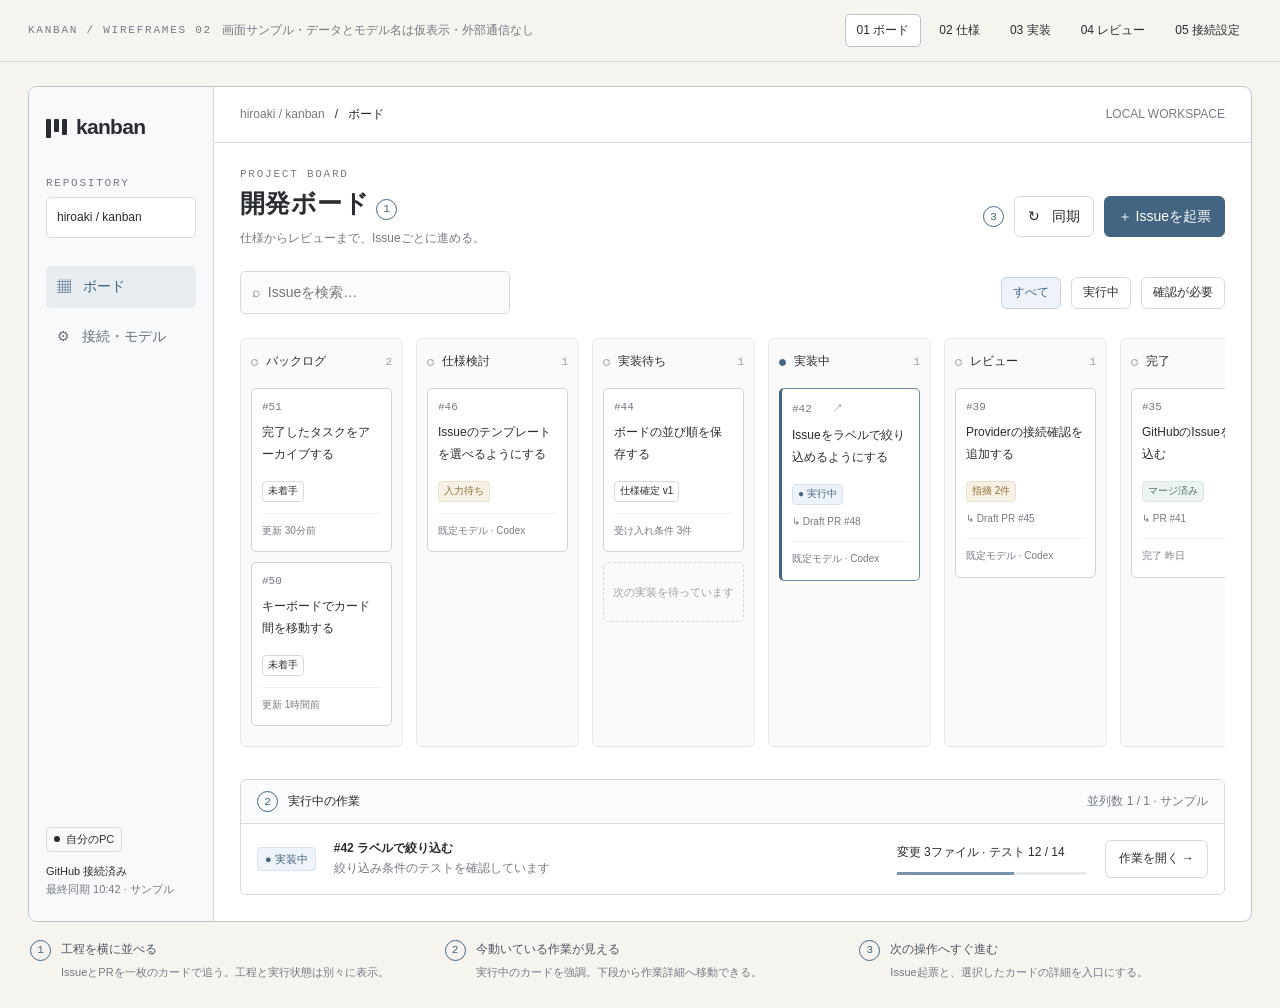
<file: docs/wireframes/index.html>
<!doctype html>
<html lang="ja">
<head>
  <meta charset="utf-8">
  <meta name="viewport" content="width=device-width, initial-scale=1">
  <title>Kanban — 画面設計</title>
  <style>
    :root { --paper:#f5f4ef; --white:#fff; --ink:#292c30; --muted:#757b83; --line:#d7d9dc; --blue:#446582; --blue-light:#edf3f8; --green:#52756a; --green-light:#edf3ef; --amber:#916f36; --amber-light:#f7f1e5; }
    * { box-sizing:border-box; }
    [hidden] { display:none !important; }
    body { margin:0; background:var(--paper); color:var(--ink); font:14px/1.65 "Noto Sans JP",sans-serif; }
    button,input,textarea,select { font:inherit; color:inherit; }
    button,a { -webkit-tap-highlight-color:transparent; }
    button { cursor:pointer; }
    button:focus-visible,a:focus-visible,input:focus-visible,textarea:focus-visible,select:focus-visible { outline:3px solid #7fa4c7; outline-offset:3px; }
    button { border:1px solid var(--line); background:var(--white); border-radius:6px; padding:8px 13px; }
    button:hover { border-color:#8798a7; background:#fafbfc; }
    a { color:inherit; text-decoration:none; }
    h1,h2,h3,p { margin:0; }
    h1 { font-size:25px; letter-spacing:.015em; line-height:1.5; }
    h2 { font-size:16px; }
    h3 { font-size:14px; }
    small,.small { font-size:12px; }
    .muted { color:var(--muted); }
    .mono { font-family:ui-monospace,monospace; }
    .row { display:flex; align-items:center; gap:10px; }
    .between { justify-content:space-between; }
    .wrap { flex-wrap:wrap; }
    .grow { flex:1; }
    .primary { background:var(--blue); border-color:var(--blue); color:#fff; }
    .primary:hover { background:#385873; color:#fff; }
    .quiet { border-color:transparent; background:transparent; }
    .full { width:100%; }
    .badge { display:inline-flex; gap:6px; align-items:center; border:1px solid var(--line); border-radius:4px; padding:2px 7px; font-size:11px; white-space:nowrap; }
    .badge.blue { background:var(--blue-light); border-color:#d7e2eb; color:var(--blue); }
    .badge.green { background:var(--green-light); border-color:#d9e7de; color:var(--green); }
    .badge.amber { background:var(--amber-light); border-color:#e9dfcb; color:var(--amber); }
    .dot { width:6px; height:6px; display:inline-block; background:currentColor; border-radius:50%; }
    .mark { display:inline-grid; place-items:center; width:21px; height:21px; border:1px solid var(--blue); border-radius:50%; color:var(--blue); font:11px ui-monospace,monospace; flex-shrink:0; }
    .eyebrow { font:11px ui-monospace,monospace; letter-spacing:.16em; color:var(--muted); }
    .prototype { height:62px; padding:0 28px; display:flex; align-items:center; justify-content:space-between; border-bottom:1px solid var(--line); gap:20px; }
    .prototype strong { font-size:12px; font-weight:500; }
    .sample-nav { display:flex; gap:6px; }
    .sample-nav a { font-size:12px; padding:6px 11px; border:1px solid transparent; border-radius:5px; }
    .sample-nav a.active { border-color:#b9c1c9; background:#fff; }
    .shell { display:grid; grid-template-columns:185px minmax(0,1fr); min-height:780px; margin:24px 28px 0; border:1px solid #bfc3c8; border-radius:9px; overflow:hidden; background:var(--white); }
    .sidebar { background:#f8f9fa; border-right:1px solid var(--line); padding:23px 17px; display:flex; flex-direction:column; }
    .brand { font-size:21px; font-weight:700; letter-spacing:-.7px; margin-bottom:32px; }
    .brand-symbol { display:inline-flex; gap:3px; vertical-align:middle; margin-right:9px; }
    .brand-symbol i { display:block; width:5px; height:19px; background:var(--ink); border-radius:1px; }
    .brand-symbol i:nth-child(2) { height:13px; }
    .brand-symbol i:nth-child(3) { height:16px; }
    .repo { font-size:12px; border:1px solid var(--line); background:white; border-radius:5px; padding:10px; margin:8px 0 24px; }
    .sidebar-link { display:block; padding:9px 11px; border-radius:5px; margin:4px 0; color:#69717a; }
    .sidebar-link.active { background:#e8edf2; color:var(--blue); font-weight:500; }
    .side-bottom { margin-top:auto; padding-top:28px; font-size:11px; }
    .side-bottom p { margin-top:10px; }
    .app { min-width:0; }
    .topbar { height:56px; border-bottom:1px solid var(--line); padding:0 26px; display:flex; align-items:center; justify-content:space-between; font-size:12px; }
    .topbar .crumb { color:var(--muted); }
    .content { padding:25px 26px 26px; }
    .intro { margin-bottom:23px; }
    .intro .eyebrow { margin-bottom:5px; }
    .intro .sub { color:var(--muted); margin-top:6px; font-size:12px; }
    .toolbar { margin-bottom:24px; }
    .search { width:270px; background:#fafbfc; }
    input,textarea,select { border:1px solid var(--line); background:white; border-radius:5px; padding:9px 11px; width:100%; }
    textarea { resize:vertical; min-height:78px; }
    label { display:block; font-size:12px; margin:13px 0 5px; }
    select { appearance:auto; }
    .filters button { padding:5px 11px; font-size:12px; }
    .filters button.selected { background:var(--blue-light); border-color:#c2d2df; color:var(--blue); }
    .board { display:grid; grid-template-columns:repeat(6,minmax(163px,1fr)); gap:13px; overflow-x:auto; padding-bottom:14px; }
    .column { min-height:371px; background:#fafafa; border:1px solid #e7e8ea; border-radius:6px; padding:10px; }
    .column-head { display:flex; gap:8px; align-items:center; margin:3px 0 16px; font-size:12px; font-weight:500; white-space:nowrap; }
    .count { margin-left:auto; color:#969ca3; font:11px ui-monospace,monospace; }
    .lane-mark { width:7px; height:7px; border:1px solid #959ba1; border-radius:50%; }
    .column[data-lane="実装中"] .lane-mark { background:var(--blue); border-color:var(--blue); }
    .card { display:block; width:100%; text-align:left; background:white; border:1px solid #cfd4d9; border-radius:5px; padding:12px 10px; margin-bottom:10px; }
    .card.featured { border-color:#6f8aa2; border-left:3px solid var(--blue); }
    .card-id { font:11px ui-monospace,monospace; color:var(--muted); margin-bottom:9px; }
    .card-title { font-size:12px; font-weight:500; line-height:1.8; min-height:44px; margin-bottom:12px; }
    .card-foot { border-top:1px solid #eef0f2; padding-top:9px; margin-top:11px; font-size:10px; color:var(--muted); }
    .card .badge { font-size:10px; padding:1px 5px; }
    .card-placeholder { border:1px dashed #d5d9dd; border-radius:5px; height:60px; display:grid; place-items:center; color:#9aa0a7; font-size:11px; }
    .activity { margin-top:18px; border:1px solid var(--line); border-radius:6px; overflow:hidden; }
    .activity-head { padding:11px 16px; background:#fafbfc; border-bottom:1px solid var(--line); font-size:12px; }
    .activity-item { display:flex; align-items:center; gap:18px; padding:15px 16px; font-size:12px; }
    .progress { height:3px; background:#e7ecf0; margin-top:9px; width:190px; }
    .progress span { display:block; height:100%; width:62%; background:#7994ab; }
    .task-title { margin-top:8px; }
    .task-meta { display:flex; gap:9px; align-items:center; margin-top:9px; font-size:11px; color:var(--muted); flex-wrap:wrap; }
    .steps { margin-top:19px; display:flex; gap:17px; align-items:center; font-size:11px; color:#9298a0; }
    .steps .current { color:var(--blue); font-weight:500; }
    .tabs { display:flex; gap:25px; border-bottom:1px solid var(--line); margin:21px 0; }
    .tabs a,.tabs button { font-size:12px; padding:0 0 11px; background:none; border:0; border-radius:0; }
    .tabs .active { color:var(--blue); border-bottom:2px solid var(--blue); }
    .workspace { display:grid; grid-template-columns:minmax(0,1fr) 306px; gap:23px; }
    .panel { border:1px solid var(--line); border-radius:6px; overflow:hidden; }
    .panel-head { padding:13px 17px; background:#fafbfc; border-bottom:1px solid var(--line); font-size:12px; }
    .panel-body { padding:17px; }
    .panel-body p { font-size:12px; margin-bottom:12px; }
    .panel-body h3 { margin:15px 0 7px; }
    .panel-body h3:first-child { margin-top:0; }
    .checkline { display:flex; align-items:flex-start; gap:9px; margin:8px 0; font-size:12px; }
    .box { width:13px; height:13px; border:1px solid #aeb6bf; flex-shrink:0; margin-top:4px; display:grid; place-items:center; font-size:10px; }
    .box.checked { color:var(--green); border-color:#a4b9ae; }
    .note { padding:10px 12px; background:#f7f8fa; border-left:2px solid #a5b5c5; font-size:11px; color:#69737e; }
    .runtime { background:#fcfcfd; }
    .runtime .panel-body { padding:16px; }
    .runtime .panel-head { background:#f0f3f6; }
    .runtime label:first-child { margin-top:0; }
    .runtime select { font-size:12px; }
    .runtime hr { border:0; border-top:1px solid var(--line); margin:17px 0; }
    .runtime .metric { display:flex; justify-content:space-between; font-size:11px; margin:7px 0; }
    .runtime .primary { margin-top:12px; }
    .runtime .hint { font-size:10px; color:var(--muted); margin:9px 0 0; line-height:1.8; }
    .chat { margin-top:15px; }
    .chat-line { border-left:2px solid #d2dae2; padding-left:11px; margin:12px 0; font-size:12px; }
    .chat-line p { margin-top:5px; color:#616b75; }
    .chat textarea { font-size:12px; min-height:65px; }
    .chat .row { margin-top:8px; }
    .file-layout { display:grid; grid-template-columns:170px minmax(0,1fr); }
    .file-list { background:#fafbfc; border-right:1px solid var(--line); padding:10px 0; font:11px/2.9 ui-monospace,monospace; }
    .file-list div { padding:0 12px; }
    .file-list .selected { background:#e9eff4; color:var(--blue); }
    .diff { padding:12px 0; overflow:auto; font:11px/2.15 ui-monospace,monospace; }
    .code-line { white-space:pre; padding:0 13px; }
    .code-line.add { background:#edf4ef; color:#4c7160; }
    .code-line.del { background:#f8eeee; color:#98605e; }
    .ln { display:inline-block; width:27px; color:#9aa1a9; user-select:none; }
    .log { padding:13px 16px; font:11px/2.25 ui-monospace,"Noto Sans JP",sans-serif; }
    .log time { color:#9aa1a9; margin-right:14px; }
    .log .running { color:var(--blue); }
    .review-summary { background:#fbf8f0; border:1px solid #e2d8bf; padding:14px 16px; border-radius:5px; margin-bottom:14px; }
    .review-summary p { margin-top:5px; font-size:11px; color:#84714f; }
    .finding { padding:16px; border:1px solid var(--line); border-radius:5px; margin-bottom:13px; }
    .finding p { font-size:12px; margin:10px 0; }
    .finding .path { font-size:11px; color:var(--muted); margin-top:7px; }
    .finding select { width:auto; font-size:11px; padding:4px 8px; }
    .finding.is-skipped { opacity:.55; }
    .setting-grid { display:grid; grid-template-columns:minmax(0,1.1fr) minmax(0,1fr); gap:22px; }
    .connection { padding:17px; border-bottom:1px solid var(--line); }
    .connection:last-child { border-bottom:0; }
    .connection p { margin:4px 0; font-size:12px; }
    .connection .mono { font-size:11px; color:var(--muted); }
    .preset { padding:14px 0; border-bottom:1px solid var(--line); }
    .preset:last-child { border-bottom:0; }
    .preset label { margin:0 0 7px; }
    .annotations { margin:18px 30px 24px; display:grid; grid-template-columns:repeat(3,1fr); gap:24px; }
    .annotation { display:flex; gap:10px; font-size:11px; color:#757b82; }
    .annotation strong { display:block; font-size:12px; font-weight:500; color:#4d5661; margin-bottom:3px; }
    dialog { border:1px solid #bac3cc; border-radius:9px; padding:0; width:490px; max-width:calc(100vw - 35px); color:var(--ink); }
    dialog::backdrop { background:#1c263752; }
    .dialog-head { padding:19px 23px; border-bottom:1px solid var(--line); }
    .dialog-body { padding:18px 23px 23px; }
    .dialog-body p { font-size:12px; color:var(--muted); }
    .dialog-actions { display:flex; justify-content:flex-end; gap:10px; margin-top:22px; }
    #toast { position:fixed; left:50%; bottom:26px; transform:translateX(-50%); background:#303b46; color:white; border-radius:6px; padding:12px 21px; font-size:12px; z-index:10; box-shadow:0 3px 12px #0002; max-width:90vw; }
    #toast[hidden] { display:none; }
    @media(max-width:1150px) { .shell { grid-template-columns:155px minmax(0,1fr); margin:15px; } .content { padding:20px; } .workspace { grid-template-columns:minmax(0,1fr) 270px; gap:15px; } .prototype { height:auto; min-height:62px; padding:12px 18px; flex-wrap:wrap; } .prototype .muted { display:none; } .file-layout { grid-template-columns:1fr; } .file-list { display:none; } }
    @media(max-width:800px) { .shell { grid-template-columns:1fr; } .sidebar { display:none; } .workspace,.setting-grid { grid-template-columns:1fr; } .annotations { grid-template-columns:1fr; gap:12px; } .toolbar { flex-wrap:wrap; } .intro>.row { align-items:flex-start; flex-wrap:wrap; } .sample-nav { flex-wrap:wrap; } .search { width:200px; } }
    @media print { .prototype,.annotations { display:none; } .shell { margin:0; border:0; } }
  </style>
</head>
<body>
  <header class="prototype">
    <div class="row"><span class="eyebrow">KANBAN / WIREFRAMES 02</span><span class="muted small">画面サンプル・データとモデル名は仮表示・外部通信なし</span></div>
    <nav class="sample-nav" aria-label="画面サンプル">
      <a href="#board">01 ボード</a><a href="#spec">02 仕様</a><a href="#implementation">03 実装</a><a href="#review">04 レビュー</a><a href="#settings">05 接続設定</a>
    </nav>
  </header>
  <div class="shell">
    <aside class="sidebar">
      <a class="brand" href="#board"><span class="brand-symbol" aria-hidden="true"><i></i><i></i><i></i></span>kanban</a>
      <div class="eyebrow">REPOSITORY</div>
      <div class="repo">hiroaki / kanban</div>
      <a class="sidebar-link" data-side="board" href="#board">▦ &nbsp; ボード</a>
      <a class="sidebar-link" data-side="settings" href="#settings">⚙ &nbsp; 接続・モデル</a>
      <div class="side-bottom"><span class="badge"><span class="dot"></span> 自分のPC</span><p>GitHub 接続済み<br><span class="muted">最終同期 10:42 · サンプル</span></p></div>
    </aside>
    <main class="app" id="app"></main>
  </div>
  <footer class="annotations" id="annotations"></footer>
  <dialog id="model-dialog" aria-labelledby="model-dialog-title">
    <div class="dialog-head row between"><h2 id="model-dialog-title">別のモデルで続ける</h2><button class="quiet" data-close aria-label="閉じる">×</button></div>
    <form class="dialog-body" id="model-form">
      <p>ここまでの変更と残作業を保存し、選んだモデルに引き継ぎます。</p>
      <div class="note" style="margin-top:15px">引き継ぐ内容：仕様 v2 / 変更ファイル 3件 / テスト結果 / 残作業</div>
      <div id="switch-fields"></div>
      <label for="handoff-note">次のモデルへの補足</label><textarea id="handoff-note" placeholder="例：残りの絞り込みテストから進めてほしい"></textarea>
      <div class="dialog-actions"><button type="button" data-close>戻る</button><button class="primary" type="submit">停止してこのモデルで続行</button></div>
    </form>
  </dialog>
  <dialog id="issue-dialog" aria-labelledby="issue-title">
    <div class="dialog-head row between"><h2 id="issue-title">Issueを起票する</h2><button class="quiet" data-close aria-label="閉じる">×</button></div>
    <form class="dialog-body" id="issue-form"><p>画面内だけの入力サンプルです。</p><label for="new-title">タイトル</label><input id="new-title" required placeholder="実現したいこと"><label for="new-body">背景・やりたいこと</label><textarea id="new-body" placeholder="どんな問題を解決したいですか？"></textarea><div class="dialog-actions"><button type="button" data-close>戻る</button><button class="primary">起票イメージを確認</button></div></form>
  </dialog>
  <dialog id="history-dialog" aria-labelledby="history-title"><div class="dialog-head row between"><h2 id="history-title">実行履歴</h2><button class="quiet" data-close aria-label="閉じる">×</button></div><div class="dialog-body"><div class="chat-line"><strong>仕様検討 · Codex / 既定モデル</strong><p>仕様 v2 を確定 · 10:25</p></div><div class="chat-line"><strong>実装 · Codex / 既定モデル</strong><p>Draft PR #48 · 3ファイルを変更 · 10:38</p></div><div class="chat-line"><strong>レビュー · Codex / 既定モデル</strong><p>指摘 2件 · 対象 a1b2c3d · 10:45</p></div><p class="muted small">同じIssueの各工程を示すサンプルです。</p></div></dialog>
  <dialog id="auth-dialog" aria-labelledby="auth-title"><div class="dialog-head row between"><h2 id="auth-title">Codexに接続する</h2><button class="quiet" data-close aria-label="閉じる">×</button></div><div class="dialog-body"><p>ChatGPTのアカウントでログインし、Codexで利用できるサブスク枠を使います。</p><div class="note" style="margin-top:15px">利用できるモデルと上限は、ログイン後のアカウント状態に応じて表示します。</div><button class="primary full" style="margin-top:20px" data-action="codex-auth-demo">ChatGPTでログイン</button><p style="margin-top:14px">ログイン画面のサンプルです。認証情報の入力・保存は行いません。</p></div></dialog>
  <div id="toast" role="status" hidden></div>
  <script>
    const connections = {
      Codex: { name:'ChatGPTログイン', models:['既定モデル','別の利用可能モデル'], available:true },
      OpenRouter: { name:'API key接続（追加予定）', models:['モデルIDを選択'], available:false },
      'llama.cpp': { name:'自分のPC（追加予定）', models:['ロード済みモデル'], available:false }
    };
    const state = { provider:'Codex', model:'既定モデル', stopped:false, query:'', filter:'all', messages:[], defaultSaved:false };
    const escapeHTML = value => String(value).replace(/[&<>"']/g, c => ({'&':'&amp;','<':'&lt;','>':'&gt;','"':'&quot;',"'":'&#39;'}[c]));
    const mark = n => `<span class="mark">${n}</span>`;
    const badge = (text, color='') => `<span class="badge ${color}">${text}</span>`;
    const topbar = label => `<div class="topbar"><div><span class="crumb">hiroaki / kanban</span> &nbsp; / &nbsp; ${label}</div><span class="muted">LOCAL WORKSPACE</span></div>`;
    const providerFields = (prefix, provider='Codex', model='既定モデル') => `<label for="${prefix}-provider">実行先</label><select id="${prefix}-provider" data-provider="${prefix}">${Object.keys(connections).map(p=>`<option value="${p}" ${p===provider?'selected':''} ${connections[p].available?'':'disabled'}>${p}${connections[p].available?'':'（追加予定）'}</option>`).join('')}</select><label for="${prefix}-connection">接続方法</label><select id="${prefix}-connection"><option>${connections[provider].name}</option></select><label for="${prefix}-model">モデル</label><select id="${prefix}-model">${connections[provider].models.map(m=>`<option ${m===model?'selected':''}>${m}</option>`).join('')}</select><p class="hint">ChatGPTのサブスク利用。モデル名はログイン後に取得します（ここでは仮表示）。</p>`;
    const annotations = {
      board:[['工程を横に並べる','IssueとPRを一枚のカードで追う。工程と実行状態は別々に表示。'],['今動いている作業が見える','実行中のカードを強調。下段から作業詳細へ移動できる。'],['次の操作へすぐ進む','Issue起票と、選択したカードの詳細を入口にする。']],
      spec:[['相談した内容を仕様に残す','左に仕様と受け入れ条件。会話の要点を整理して確定する。'],['工程ごとにモデルを選ぶ','右にProvider・接続先・モデル。毎回の実行でも変更できる。'],['確定して実装へ進む','仕様をIssueへ反映したあと、実装開始の画面へ進む。']],
      implementation:[['成果物を中心に見る','変更したファイルと差分、検証状況をまとめて確認する。'],['実行操作はいつも右側','使用中のモデル、停止、引き継ぎを同じ場所に置く。'],['途中から別モデルへ渡す','切り替え画面で引き継ぐ内容と次のモデルを確認する。']],
      review:[['指摘から判断する','重大度・根拠・対象をまとめ、対応するかを選べる。'],['レビュー用のモデルを選ぶ','まずCodexで実行。実装とは独立したセッションで確認する。'],['修正と再レビューをつなぐ','採用した指摘を実装へ戻す。対象commitも確認できる。']],
      settings:[['Codexのサブスクから始める','ChatGPTログインを入口にし、OpenRouterとllama.cppは追加予定に。'],['工程別の既定値を持つ','最初は各工程でCodexを使用。モデルと指示を分けて設定できる。'],['実行中の設定は固定する','既定値の保存は次の実行から反映。途中変更は引き継ぎ操作で。']]
    };
    function board() {
      const cards = [
        [{n:51,title:'完了したタスクをアーカイブする',tag:'未着手',meta:'更新 30分前'},{n:50,title:'キーボードでカード間を移動する',tag:'未着手',meta:'更新 1時間前'}],
        [{n:46,title:'Issueのテンプレートを選べるようにする',tag:'入力待ち',color:'amber',meta:'既定モデル · Codex'}],
        [{n:44,title:'ボードの並び順を保存する',tag:'仕様確定 v1',meta:'受け入れ条件 3件'}],
        [{n:42,title:'Issueをラベルで絞り込めるようにする',tag:state.stopped?'停止中':'● 実行中',color:'blue',meta:state.model+' · '+state.provider,pr:'Draft PR #48',featured:true}],
        [{n:39,title:'Providerの接続確認を追加する',tag:'指摘 2件',color:'amber',meta:'既定モデル · Codex',pr:'Draft PR #45'}],
        [{n:35,title:'GitHubのIssueを取り込む',tag:'マージ済み',color:'green',meta:'完了 昨日',pr:'PR #41'}]
      ];
      const lanes=['バックログ','仕様検討','実装待ち','実装中','レビュー','完了'];
      return topbar('ボード')+`<div class="content"><section class="intro"><div class="eyebrow">PROJECT BOARD</div><div class="row between"><div><h1>開発ボード ${mark(1)}</h1><p class="sub">仕様からレビューまで、Issueごとに進める。</p></div><div class="row">${mark(3)}<button data-action="sync">↻ &nbsp; 同期</button><button class="primary" data-action="new-issue">＋ Issueを起票</button></div></div></section><div class="toolbar row between"><input class="search" id="search" aria-label="Issueを検索" placeholder="⌕  Issueを検索…" value="${escapeHTML(state.query)}"><div class="filters row"><button class="${state.filter==='all'?'selected':''}" data-filter="all">すべて</button><button class="${state.filter==='running'?'selected':''}" data-filter="running">実行中</button><button class="${state.filter==='attention'?'selected':''}" data-filter="attention">確認が必要</button></div></div><div class="board">${lanes.map((lane,i)=>`<section class="column" data-lane="${lane}"><div class="column-head"><span class="lane-mark"></span>${lane}<span class="count">${cards[i].length}</span></div>${cards[i].map(c=>`<${c.featured?'button':'article'} class="card ${c.featured?'featured':''}" data-card data-search="${c.n} ${c.title}" data-kind="${c.featured?'running':c.color==='amber'?'attention':'other'}" ${c.featured?'data-action="open-task"':''}><div class="card-id">#${c.n}${c.featured?' &nbsp; ↗':''}</div><div class="card-title">${c.title}</div>${badge(c.tag,c.color)}${c.pr?`<div class="small muted" style="font-size:10px;margin-top:9px">↳ ${c.pr}</div>`:''}<div class="card-foot">${c.meta}</div></${c.featured?'button':'article'}>`).join('')}${i===2?'<div class="card-placeholder">次の実装を待っています</div>':''}</section>`).join('')}</div><section class="activity"><div class="activity-head row between"><span class="row">${mark(2)} 実行中の作業</span><span class="muted small">並列数 1 / 1 · サンプル</span></div><div class="activity-item"><span class="badge blue">${state.stopped?'停止中':'● 実装中'}</span><div class="grow"><strong>#42 ラベルで絞り込む</strong><div class="small muted">絞り込み条件のテストを確認しています</div></div><div><span class="small">変更 3ファイル · テスト 12 / 14</span><div class="progress"><span></span></div></div><button data-action="open-task">作業を開く →</button></div></section></div>`;
    }
    function taskHeader(view) {
      const stage={spec:'仕様検討',implementation:'実装中',review:'レビュー'}[view];
      return topbar('Issue #42')+`<div class="content"><div class="eyebrow">ISSUE #42 <span style="letter-spacing:0;margin-left:12px">同じIssueの各工程を表示</span></div><h1 class="task-title">Issueをラベルで絞り込めるようにする</h1><div class="task-meta">${badge(stage,'blue')}<span>hiroaki / kanban</span><span>·</span><button class="quiet small" data-action="github-issue" style="padding:0">Issue #42 ↗</button>${view!=='spec'?'<span>·</span><span>↳ Draft PR #48</span>':''}</div><div class="steps"><span>バックログ</span><span>→</span><span class="${view==='spec'?'current':''}">仕様検討</span><span>→</span><span>実装待ち</span><span>→</span><span class="${view==='implementation'?'current':''}">実装中</span><span>→</span><span class="${view==='review'?'current':''}">レビュー</span><span>→</span><span>完了</span></div><nav class="tabs" aria-label="タスクの内容"><a href="#spec" class="${view==='spec'?'active':''}">仕様・相談</a><a href="#implementation" class="${view==='implementation'?'active':''}">実装・差分 <span class="muted">3</span></a><a href="#review" class="${view==='review'?'active':''}">レビュー <span class="muted">2</span></a><button data-action="history">実行履歴</button></nav>`;
    }
    function spec() {
      return taskHeader('spec')+`<div class="workspace"><section><div class="panel"><div class="panel-head row between"><span class="row">${mark(1)} 仕様案</span>${badge('未確定')}</div><div class="panel-body"><h3>実現したいこと</h3><p>ラベルを選ぶと、該当するIssueだけをボードに表示する。選択中の条件が分かり、すぐに解除できる。</p><h3>受け入れ条件</h3><div class="checkline"><span class="box"></span><span><span class="muted">AC-1</span>　ラベルを複数選択して絞り込める</span></div><div class="checkline"><span class="box"></span><span><span class="muted">AC-2</span>　該当Issueがない場合に空状態を表示する</span></div><div class="checkline"><span class="box"></span><span><span class="muted">AC-3</span>　条件を解除するとすべてのIssueに戻る</span></div><h3>決めたこと</h3><p>複数ラベルの条件はOR。ラベル候補はGitHubの登録内容を使う。</p><div class="note">対象外：ラベルの作成・削除、他リポジトリをまたぐ検索</div></div></div><div class="chat"><div class="row between"><h3>仕様を相談する</h3><span class="small muted">Codex · 既定モデル</span></div><div class="chat-line"><strong>あなた</strong><p>複数選択は、いずれかのラベルに一致すれば表示したい。</p></div><div class="chat-line"><strong>既定モデル</strong><p>OR条件で整理しました。0件時の表示と、解除操作も受け入れ条件に含めています。</p></div><div id="extra-messages">${state.messages.map(m=>`<div class="chat-line"><strong>あなた</strong><p>${escapeHTML(m)}</p></div>`).join('')}</div><form id="chat-form"><textarea id="chat-input" aria-label="仕様への追加指示" placeholder="追加したい条件や、相談したいこと…" required></textarea><div class="row between"><span class="muted small">仕様は確定前に編集できます</span><button type="submit">送信 ↑</button></div></form></div></section><aside><div class="panel runtime"><div class="panel-head row">${mark(2)} 仕様を考えるモデル</div><div class="panel-body">${providerFields('spec','Codex','既定モデル')}<p class="hint">この工程の設定。実装とレビューでは別のモデルを選べます。</p><hr><label for="spec-instruction">今回の指示</label><textarea id="spec-instruction" style="font-size:12px">受け入れ条件を具体的にし、未決事項を整理する。</textarea><button class="full" data-action="spec-draft" style="margin-top:11px">このモデルで仕様案を整理</button><hr><div class="metric"><span class="muted">反映先</span><span>GitHub Issue #42</span></div><button class="primary full" data-action="confirm-spec">仕様を確定して実装へ →</button><p class="hint">${mark(3)} 確定した仕様をIssueへ反映します。</p></div></div></aside></div></div>`;
    }
    function implementation() {
      return taskHeader('implementation')+`<div class="workspace"><section><div class="panel"><div class="panel-head row between"><span class="row">${mark(1)} 変更したファイル</span><span class="small muted">3 files &nbsp; +86 −12</span></div><div class="file-layout"><div class="file-list"><div class="selected">M LabelFilter.tsx</div><div>M Board.tsx</div><div>A filter.test.ts</div></div><div class="diff"><div class="code-line muted">src/components/LabelFilter.tsx</div><div class="code-line"><span class="ln">18</span>const visible = issues.filter(issue =&gt; {</div><div class="code-line del"><span class="ln">19</span>− return issue.labels.includes(label);</div><div class="code-line add"><span class="ln">19</span>+ if (selectedLabels.length === 0) {</div><div class="code-line add"><span class="ln">20</span>+   return true;</div><div class="code-line add"><span class="ln">21</span>+ }</div><div class="code-line add"><span class="ln">22</span>+ return selectedLabels.some(label =&gt;</div><div class="code-line add"><span class="ln">23</span>+   issue.labels.includes(label)</div><div class="code-line add"><span class="ln">24</span>+ );</div><div class="code-line"><span class="ln">25</span>});</div></div></div></div><div class="panel" style="margin-top:17px"><div class="panel-head row between"><span>実行ログ</span>${badge(state.stopped?'停止中':'● テスト中','blue')}</div><div class="log"><div><time>10:38:12</time>仕様 v2 と関連ファイルを確認</div><div><time>10:38:24</time>Draft PR #48 を作成</div><div><time>10:40:05</time>ラベル選択とOR条件を実装</div><div><time>10:41:32</time>12件のテストに成功</div><div class="running"><time>10:42:08</time>${state.stopped?'作業を停止。変更を保存済み。':'◌ 0件時と条件解除のテストを確認中…'}</div></div></div><div class="note" style="margin-top:14px">仕様 v2 · branch: issue/42-label-filter<br>テスト結果は実行ログに記録し、レビューへ引き継ぐ。</div></section><aside><div class="panel runtime"><div class="panel-head row">${mark(2)} 実装の実行</div><div class="panel-body"><div class="row between"><strong style="font-size:13px">${state.provider} / ${state.model}</strong>${badge(state.stopped?'停止中':'実行中','blue')}</div><div class="small muted" style="margin-top:6px">接続：${connections[state.provider].name}</div><hr><div class="metric"><span class="muted">経過時間</span><span>03:56</span></div><div class="metric"><span class="muted">変更ファイル</span><span>3件</span></div><div class="metric"><span class="muted">テスト</span><span>12 / 14</span></div><div class="metric"><span class="muted">仕様</span><span>v2</span></div><hr><button class="full" data-action="stop">${state.stopped?'同じモデルで再開':'一時停止'}</button><button class="full" data-action="switch" style="margin-top:9px">別のモデルで続ける ${mark(3)}</button><p class="hint">変更、テスト結果、残作業を保存してから引き継ぎます。</p><hr><div class="small muted">次の工程</div><button class="primary full" data-action="review">レビューへ進む →</button><p class="hint">差分と検証結果を確認して、レビュー用のモデルを選びます。</p></div></div><div class="small muted" style="margin-top:14px">この画面は実行途中のサンプルです。<br>工程ボタンは次の画面イメージへ移動します。</div></aside></div></div>`;
    }
    function review() {
      return taskHeader('review')+`<div class="workspace"><section><div class="review-summary"><div class="row between"><strong class="row">${mark(1)} レビュー結果：修正候補が2件</strong>${badge('最新の差分','green')}</div><p>Codex / 既定モデル · 対象 commit a1b2c3d · 仕様 v2</p></div><article class="finding"><div class="row between"><div class="row">${badge('中','amber')}<h3>絞り込みが0件のとき、画面が空になる</h3></div><select class="disposition" aria-label="指摘1の対応"><option>対応する</option><option>採用しない</option><option>保留</option></select></div><div class="path mono">src/components/Board.tsx : 84</div><p>存在しない組み合わせを選ぶとカードが消え、読み込み中なのか0件なのか判断できません。</p><div class="note">AC-2に対応する空状態と、「条件を解除」の導線を追加する。</div></article><article class="finding"><div class="row between"><div class="row">${badge('低')}<h3>条件解除のテストが不足している</h3></div><select class="disposition" aria-label="指摘2の対応"><option>対応する</option><option>採用しない</option><option>保留</option></select></div><div class="path mono">src/components/filter.test.ts : 37</div><p>ラベル選択後にすべて解除した場合、全件表示に戻ることを確認できていません。</p></article><div class="panel"><div class="panel-head">受け入れ条件の確認</div><div class="panel-body"><div class="checkline"><span class="box checked">✓</span><span>AC-1　複数ラベルのOR条件</span></div><div class="checkline"><span class="box"></span><span>AC-2　0件時の表示 <span class="muted">— 修正が必要</span></span></div><div class="checkline"><span class="box"></span><span>AC-3　条件解除 <span class="muted">— 検証を追加</span></span></div></div></div></section><aside><div class="panel runtime"><div class="panel-head row">${mark(2)} レビューするモデル</div><div class="panel-body">${providerFields('review','Codex','既定モデル')}<button class="full" data-action="rerun-review" style="margin-top:13px">このモデルで再レビュー</button><hr><div class="metric"><span class="muted">対応する指摘</span><span id="finding-count">2件</span></div><label for="fix-model">修正するモデル</label><select id="fix-model"><option>Codex / 既定モデル</option></select><button class="primary full" data-action="fix">選んだ指摘を修正する ${mark(3)}</button><button class="full" data-action="publish-review" style="margin-top:9px">レビューをGitHubに投稿</button><p class="hint">投稿内容を確認して、LLMレビューとして共有します。</p><hr><button class="quiet full" data-action="ready">人の確認・Draft解除へ →</button><p class="hint">追加のcommitが入ると再レビューが必要です。マージはGitHubで行います。</p></div></div></aside></div></div>`;
    }
    function settings() {
      const presets = [['spec','仕様を考える'],['implementation','実装する'],['review','レビューする']].map(([id,label])=>`<div class="preset"><label for="preset-${id}">${label}</label><select id="preset-${id}"><option>Codex / 既定モデル</option><option>Codex / 別の利用可能モデル</option></select></div>`).join('');
      return topbar('接続・モデル設定')+`<div class="content"><section class="intro"><div class="eyebrow">CONNECTIONS & MODELS</div><div class="row between"><div><h1>接続とモデル</h1><p class="sub">まずはCodexで、仕様から実装・レビューまで。</p></div>${badge('Codexを先行対応','blue')}</div></section><div class="setting-grid"><section><div class="panel"><div class="panel-head row">${mark(1)} 利用する接続先</div><div class="connection"><div class="row between"><strong>Codex</strong>${badge('● ログイン済み','green')}</div><p>ChatGPTログイン · サブスク利用</p><p class="muted small">アカウントで利用できるモデルを使います。</p><div class="row between" style="margin-top:12px"><span class="muted small">接続状態はサンプル表示</span><button class="small" data-action="codex-login">ログイン設定</button></div></div><div class="connection"><div class="row between"><strong>OpenRouter</strong>${badge('追加予定')}</div><p>API keyで接続</p><p class="muted small">モデルを選んで利用するHTTP接続。</p><p class="mono">openrouter.ai/api/v1</p></div><div class="connection"><div class="row between"><strong>llama.cpp · 自分のPC</strong>${badge('追加予定')}</div><p>起動済みのllama-serverに接続</p><p class="mono">http://127.0.0.1:8080/v1</p><p class="muted small">モデルはローカルサーバー側でロードします。</p></div></div><div class="note" style="margin-top:16px">CodexはChatGPTログインを使用。<br>OpenRouterのAPI利用は別の接続・利用枠として扱います。</div></section><section><div class="panel"><div class="panel-head row">${mark(2)} このリポジトリの既定モデル</div><div class="panel-body">${presets}<div class="note" style="margin-top:17px">${mark(3)} 各工程は独立した指示とセッションで実行します。既定値は次の実行から反映します。</div><button class="primary full" style="margin-top:17px" data-action="save-settings">既定値を保存</button></div></div><p class="small muted" style="margin-top:16px">モデル名は仮表示です。<br>実際にはログイン先で利用できる一覧から選択します。</p></section></div></div>`;
    }
    function toast(message) { const node=document.querySelector('#toast'); node.textContent=message; node.hidden=false; clearTimeout(window.toastTimer); window.toastTimer=setTimeout(()=>node.hidden=true,4000); }
    function view() { const page=location.hash.slice(1); if(page==='switch')return 'implementation';return ['board','spec','implementation','review','settings'].includes(page)?page:'board'; }
    function render() { const page=view(); document.querySelector('#app').innerHTML=({board,spec,implementation,review,settings})[page](); document.querySelectorAll('.sample-nav a').forEach(a=>{a.classList.toggle('active',a.hash==='#'+page); if(a.hash==='#'+page)a.setAttribute('aria-current','page');else a.removeAttribute('aria-current');}); document.querySelectorAll('[data-side]').forEach(a=>a.classList.toggle('active',a.dataset.side===(page==='settings'?'settings':'board'))); document.querySelector('#annotations').innerHTML=annotations[page].map(([title,body],i)=>`<div class="annotation">${mark(i+1)}<div><strong>${title}</strong>${body}</div></div>`).join(''); if(page==='board')filterCards(); }
    function filterCards() { document.querySelectorAll('[data-card]').forEach(c=>c.hidden=!(c.dataset.search.toLowerCase().includes(state.query.toLowerCase())&&(state.filter==='all'||c.dataset.kind===state.filter))); document.querySelectorAll('[data-filter]').forEach(b=>b.classList.toggle('selected',b.dataset.filter===state.filter)); }
    document.addEventListener('input',e=>{if(e.target.id==='search'){state.query=e.target.value;filterCards();}});
    document.addEventListener('change',e=>{const prefix=e.target.dataset.provider;if(prefix){const conn=connections[e.target.value];document.getElementById(prefix+'-connection').innerHTML=`<option>${conn.name}</option>`;document.getElementById(prefix+'-model').innerHTML=conn.models.map(m=>`<option>${m}</option>`).join('');}if(e.target.classList.contains('disposition')){e.target.closest('.finding').classList.toggle('is-skipped',e.target.value!=='対応する');const count=[...document.querySelectorAll('.disposition')].filter(s=>s.value==='対応する').length;document.querySelector('#finding-count').textContent=count+'件';}});
    document.addEventListener('click',e=>{const filter=e.target.closest('[data-filter]');if(filter){state.filter=filter.dataset.filter;filterCards();return;}if(e.target.closest('[data-close]')){e.target.closest('dialog').close();return;}const action=e.target.closest('[data-action]')?.dataset.action;if(!action)return;switch(action){
      case 'open-task':location.hash='implementation';break;
      case 'sync':toast('同期操作のサンプルです。GitHubへの通信は行いません。');break;
      case 'new-issue':document.querySelector('#issue-dialog').showModal();break;
      case 'github-issue':toast('実装時は対応するGitHub Issueを開きます。');break;
      case 'history':document.querySelector('#history-dialog').showModal();break;
      case 'confirm-spec':location.hash='implementation';toast('画面サンプル：仕様を確定し、Draft PRで実装する画面へ。');break;
      case 'spec-draft':toast('選択モデルで仕様案を整理する操作です。API呼び出しは行いません。');break;
      case 'stop':state.stopped=!state.stopped;render();toast(state.stopped?'サンプル：変更を保存して一時停止しました。':'サンプル：同じモデルで再開しました。');break;
      case 'switch':document.querySelector('#switch-fields').innerHTML=providerFields('switch',state.provider,state.model);document.querySelector('#model-dialog').showModal();break;
      case 'review':location.hash='review';break;
      case 'rerun-review':toast('選択したモデルで、現在の差分を再レビューする操作です。');break;
      case 'fix':{const n=[...document.querySelectorAll('.disposition')].filter(s=>s.value==='対応する').length;if(!n){toast('「対応する」指摘を選んでください。');break;}const [provider,model]=document.querySelector('#fix-model').value.split(' / ');state.provider=provider;state.model=model;state.stopped=false;location.hash='implementation';toast(`サンプル：${n}件の指摘を実装へ引き継ぎました。`);break;}
      case 'publish-review':toast('実装時は投稿内容を確認してGitHubへ共有します。ここでは投稿しません。');break;
      case 'ready':toast('実装時は内容と検証結果を確認してDraftを解除します。');break;
      case 'codex-login':document.querySelector('#auth-dialog').showModal();break;
      case 'codex-auth-demo':toast('実装時はChatGPTの公式ログイン画面へ進みます。ここでは認証しません。');break;
      case 'connection-check':toast('接続確認のサンプルです。APIへの通信は行いません。');break;
      case 'add-connection':toast('接続先の追加ではProvider・URL・API key・モデルIDを登録します。');break;
      case 'save-settings':toast('保存操作のサンプルです。変更はこの画面内だけで確認できます。');break;
    }});
    document.querySelector('#model-form').addEventListener('submit',e=>{e.preventDefault();state.provider=document.querySelector('#switch-provider').value;state.model=document.querySelector('#switch-model').value;state.stopped=false;document.querySelector('#model-dialog').close();render();toast('サンプル：'+state.provider+' / '+state.model+' に引き継ぎました。');});
    document.querySelector('#issue-form').addEventListener('submit',e=>{e.preventDefault();document.querySelector('#issue-dialog').close();toast('起票イメージ：「'+document.querySelector('#new-title').value+'」をIssueとしてボードに追加します。');});
    document.addEventListener('submit',e=>{if(e.target.id==='chat-form'){e.preventDefault();const input=document.querySelector('#chat-input');state.messages.push(input.value);const line=document.createElement('div');line.className='chat-line';const author=document.createElement('strong');author.textContent='あなた';const p=document.createElement('p');p.textContent=input.value;line.append(author,p);document.querySelector('#extra-messages').append(line);input.value='';toast('入力を画面に追加しました。LLMの応答生成は行いません。');}});
    function showLinkedDialog() { if(location.hash==='#switch'){document.querySelector('#switch-fields').innerHTML=providerFields('switch','Codex','別の利用可能モデル');document.querySelector('#model-dialog').showModal();} }
    window.addEventListener('hashchange',()=>{render();window.scrollTo(0,0);showLinkedDialog();});render();showLinkedDialog();
  </script>
</body>
</html>
</file>
